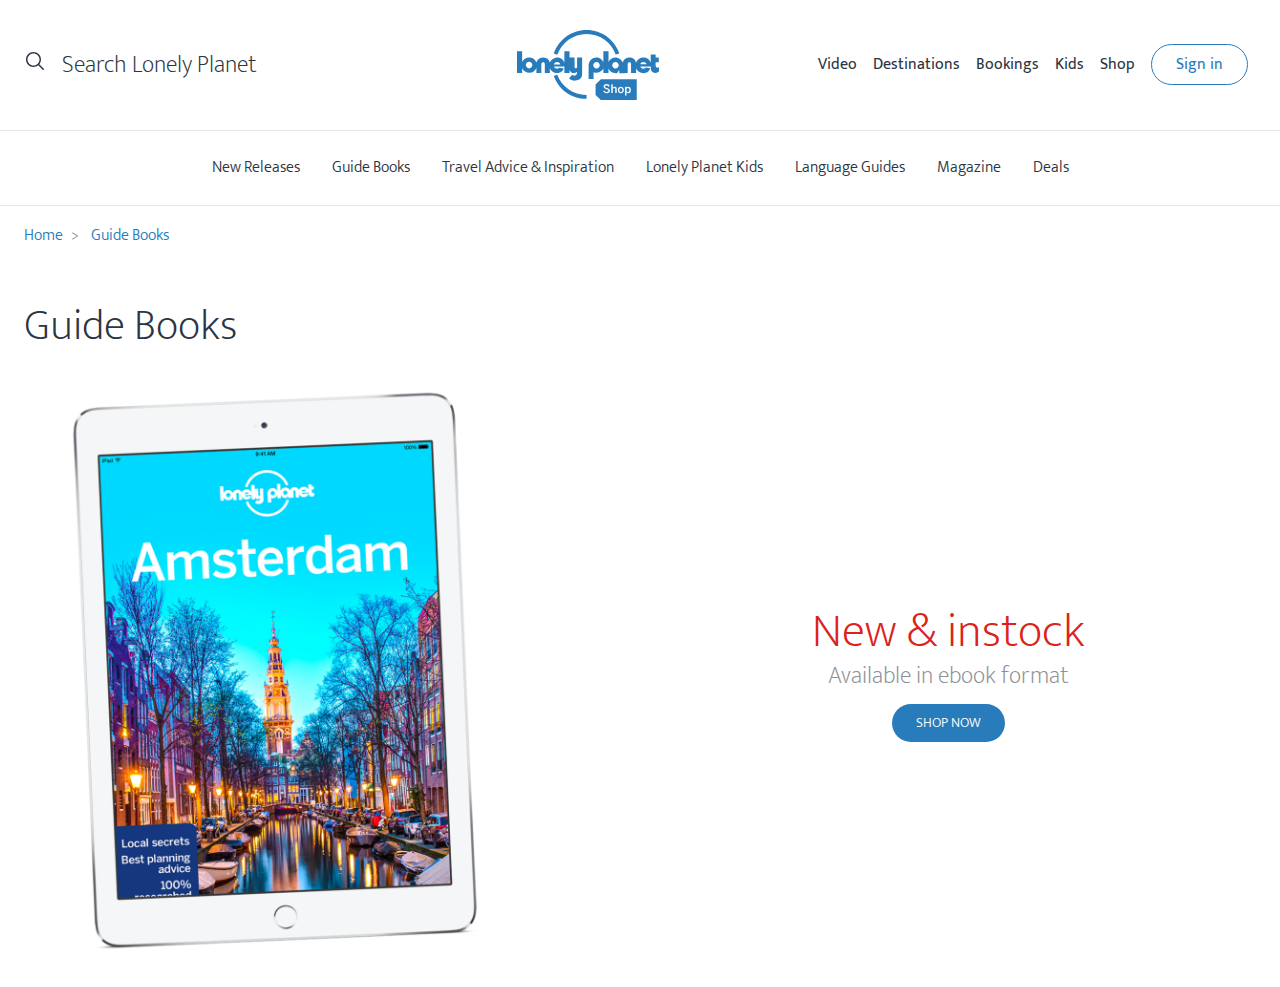
<file: index.html>
<!doctype html>
<html lang="ja">
<head>
    <meta charset="UTF-8" />
    <title>条件分岐 - 複数の条件式</title>
    <meta name="viewport" content="width=device-width, initial-scale=1.0">
    <link rel="stylesheet" type="text/css" href="css/style.css" />
    <script src="http://code.jquery.com/jquery-1.11.1.min.js"></script>
    <link href="https://fonts.googleapis.com/css2?family=Mukta:wght@200;300&display=swap" rel="stylesheet">
</head>
<body>

    <header>
        <div class="container">
            <div class="header-left flex">
                <p><span class="search"><img src="image/SearchIcon.svg"></span>Search Lonely Planet</p>
            </div>
            <div class="header-logo flex"><img src="image/ShopLogo.svg" alt="Lonely Planet Shop"></div>
            <div class="header-right flex">
                <ul>
                    <li><a href="#">Video</a></li>
                    <li><a href="#">Destinations</a></li>
                    <li><a href="#">Bookings</a></li>
                    <li><a href="#">Kids</a></li>
                    <li><a href="#">Shop</a></li>
                    <li class="btn"><a href="#">Sign in</a></li>
                </ul>
            </div>
        </div>
    </header>

    <div class="mid-header">
        <div class="container">
            <ul>
                <li><a href="#">New Releases</a></li>
                <li><a href="#">Guide Books</a></li>
                <li><a href="#">Travel Advice & Inspiration</a></li>
                <li><a href="#">Lonely Planet Kids</a></li>
                <li><a href="#">Language Guides</a></li>
                <li><a href="#">Magazine</a></li>
                <li><a href="#">Deals</a></li>
            </ul>
        </div>
    </div>

    <div class="breadcrumbs">
        <div class="container">
            <ol class="breadcrumb">
                <li><a href="#">Home</a></li>
                <li><a href="#">Guide Books</a></li>
            </ol>
        </div>
    </div>

    <div class="ContentBlockHero">
        <div class="container">
            <h2>Guide Books</h2>
            <div class="ContentBlock">
                <div class="ContentBlock-left content-flex"><img src="image/amsterdam-desktop.png"></div>
                <div class="ContentBlock-right content-flex">
                    <h3>New & instock</h3>
                    <p>Available in ebook format</p>
                    <p class="btn">SHOP NOW</p>
                </div>
            </div>
        </div>
    </div>

    <script>
        
        const age ="5"
        if (age >= 3 && age < 10) {
            console.log("私は3歳以上、10歳未満です");
        }

        const human =120000;
        if (human > 30000 && human < 200000) {
            console.log ("この都市は人口3万人より多く、20万人より少ない都市です");
        }
        
    </script>

    
</body>
</html>
</file>
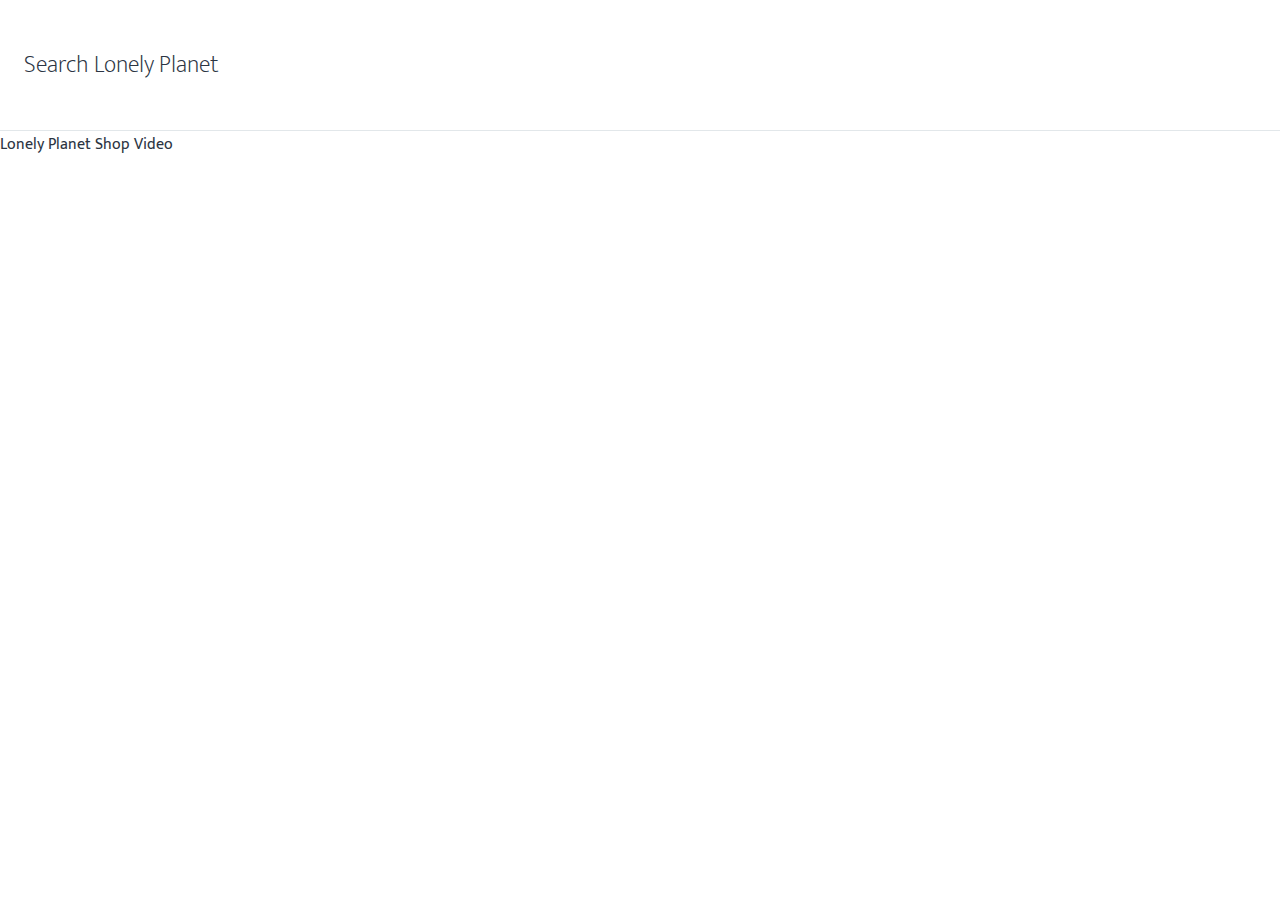
<file: if06.html>
<!doctype html>
<html lang="ja">
<head>
    <meta charset="UTF-8" />
    <title>条件分岐 - 複数の条件式</title>
    <meta name="viewport" content="width=device-width, initial-scale=1.0">
    <link rel="stylesheet" type="text/css" href="css/style.css" />
    <script src="http://code.jquery.com/jquery-1.11.1.min.js"></script>
    <link href="https://fonts.googleapis.com/css2?family=Mukta:wght@200;300&display=swap" rel="stylesheet">
</head>
<body>

    <header>
        <div class="container">
            <div class="header-left flex">Search Lonely Planet</div>
        </div>
        Lonely Planet Shop
        Video
    </header>

    <script>
        
        const age ="5"
        if (age >= 3 && age < 10) {
            console.log("私は3歳以上、10歳未満です");
        }

        const human =120000;
        if (human > 30000 && human < 200000) {
            console.log ("この都市は人口3万人より多く、20万人より少ない都市です");
        }
        
    </script>

    
</body>
</html>
</file>
<file: css/style.css>
* {
	box-sizing: border-box;
	padding: 0;
	margin: 0;
}
body {
	margin: 0;
	font-family: 'Mukta', sans-serif;
	color: #2C3543;
}
a {
	text-decoration: none;
	color: #2C3543;
}
a:hover {
	text-decoration: none;
}
ul, li {
	list-style: none;
	margin: 0;
	padding: 0;
}
.container {
	width: 100%;
	max-width: 1440px;
	margin: 0 auto;
	padding: 0 24px;
}
header {
	height: 130px;
	width: 100%;
}
header .container {
	display: flex;
	flex-wrap: wrap;
	border-bottom: 1px solid #E2E7EA;
}
.header-left {
	width: 40%;
	text-align: left;
	line-height: 130px;
	font-size: 24px;
	font-weight: 200;
}
.header-left .search {
	padding-right: 16px;
	height: 16px;
}
.header-left .search img {
	height: 100%;
}
.header-logo {
	width: 12%;
	justify-content: center;
	padding-top: 30px;
}
.header-right {
	text-align: right;
	width: 48%;
	line-height: 130px;
}
.header-right ul {
	display: flex;
	flex-wrap: wrap;
	justify-content: flex-end;
}
.header-right ul li {
	font-size: 16px;
	padding: 0 8px;
}
.header-right ul li.btn a {
	color: #297CBB;
	border: 1px solid #297CBB;
	padding: 6px 24px;
	border-radius: 24px;
}
.mid-header .container {
	border-bottom: 1px solid #E2E7EA;
}
.mid-header ul {
	display: flex;
	justify-content: center;
	flex-wrap: wrap;
	padding: 24px 0;
}
.mid-header ul li {
	font-weight: 300;
	padding: 0 16px;
}
.breadcrumb {
	padding: 16px 0;
}
.breadcrumb li {
	display: inline-block;
	font-weight: 300;
}
.breadcrumb li a {
	color: #297CBB;
}
.breadcrumb li:after {
	content: '>';
	padding: 0 0.5em;
	color: #8D9197;
}
.breadcrumb li:last-child:after {
	content: '';
}
.ContentBlockHero {
	margin-top: 24px;
}
h2 {
	font-size: 44px;
	font-weight: 200;
}
.ContentBlock {
	display: flex;
	flex-wrap: wrap;
	align-items: center;
}
.ContentBlock .content-flex {
	width: 50%;
}
.ContentBlock-left img {
	width: 100%;
}
.ContentBlock-right {
	text-align: center;
	line-height: 1;
}
.ContentBlock-right h3 {
	font-size: 48px;
	font-weight: 200;
	color: #DC221A;
}
.ContentBlock-right p {
	color: #8D9197;
	font-size: 24px;
	padding: 8px 0 16px 0;
	font-weight: 200;
}
.ContentBlock-right .btn {
	font-size: 14px;
	background: #297CBB;
	display: inline-block;
	padding: 12px 24px;
	border-radius: 24px;
	color: #fff;
	font-weight: 300;
}

@media (max-width: 1000px) {
	.header-left {
		background: #000;
		display: none;
	}
	.header-logo {
		width: 20%;
	}
	.header-right {
		width: 80%;
	}
}
</file>
